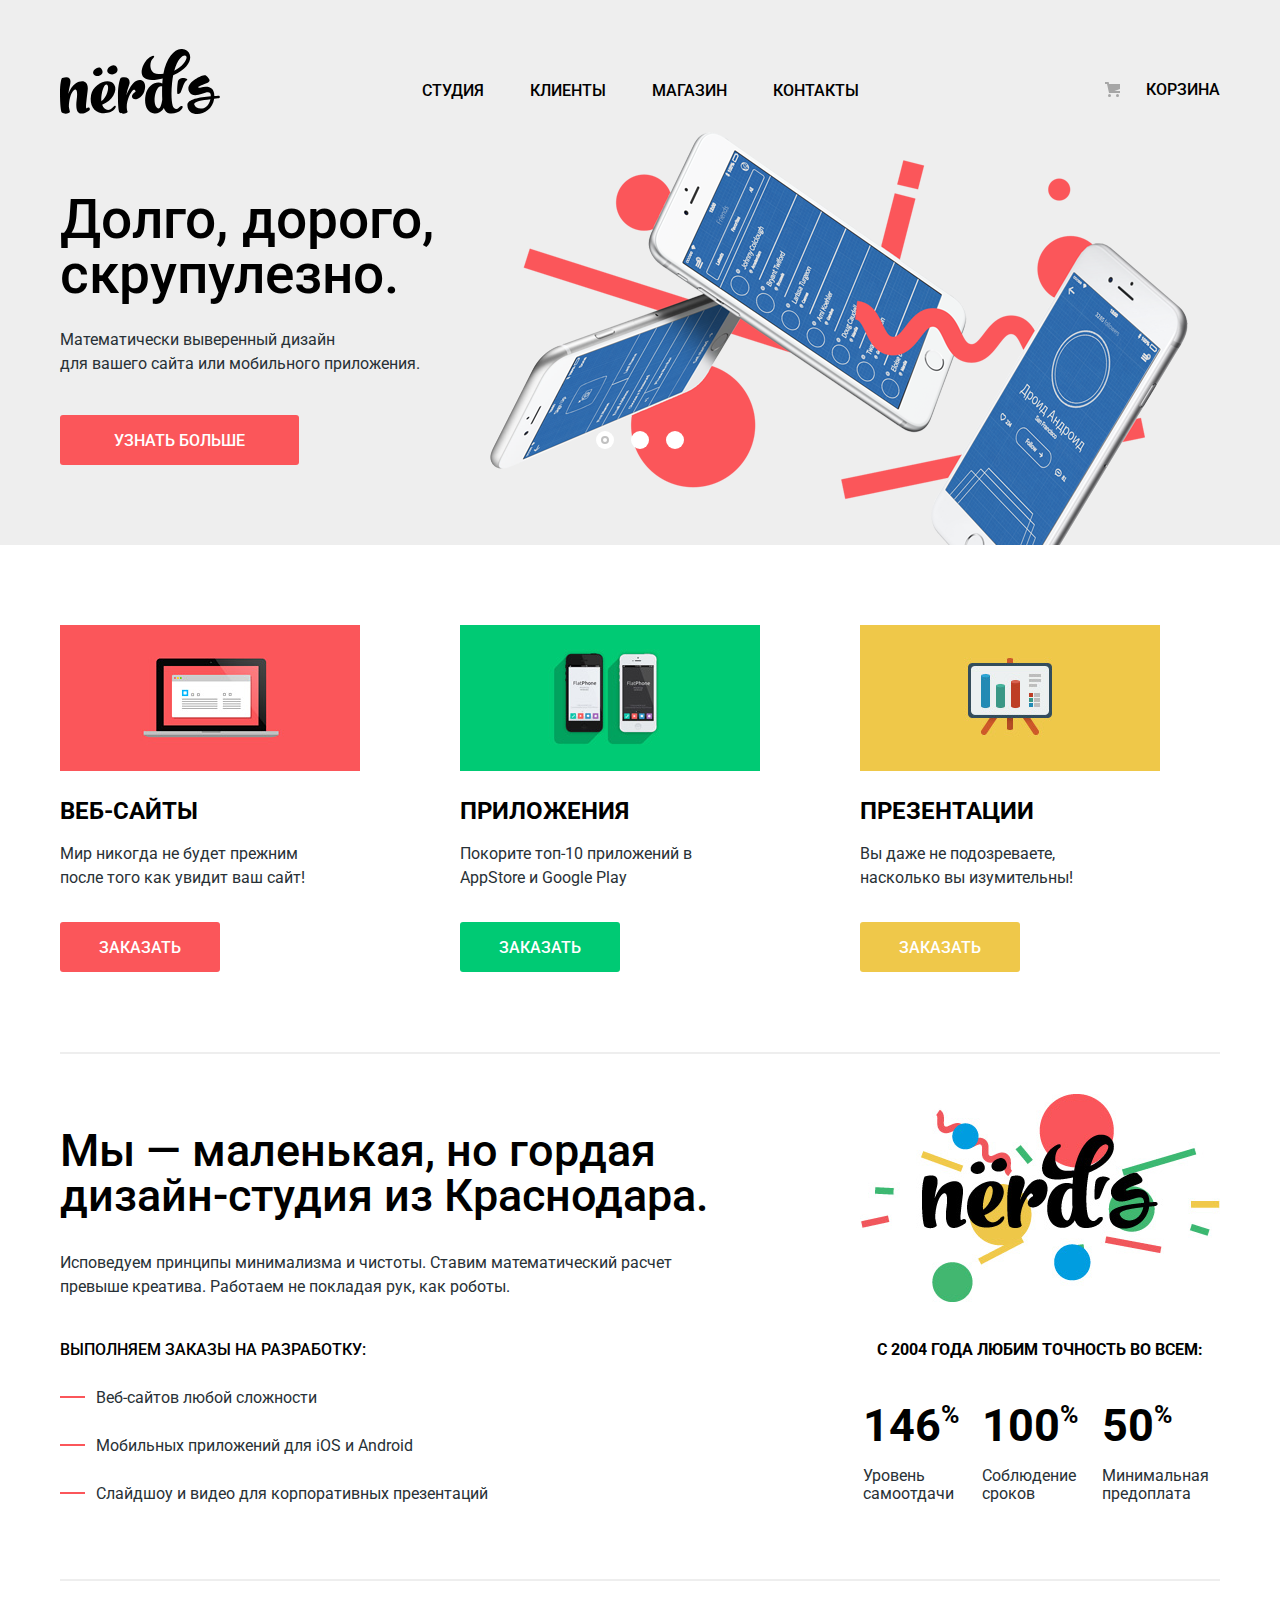
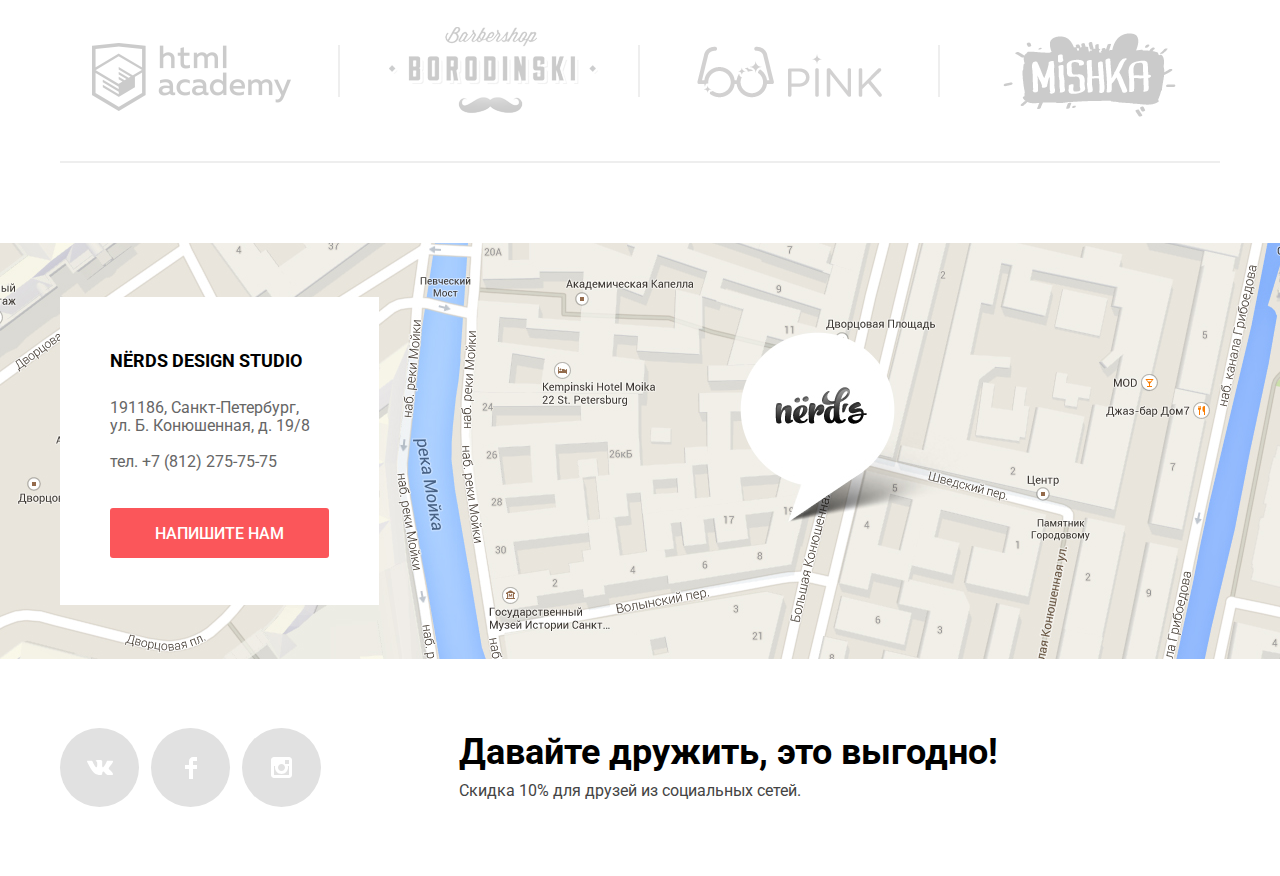
<file: index.html>
<!DOCTYPE html>
<html lang="ru">

<head>
    <meta charset="utf-8">
    <title>HTML Academy: Нёрдс</title>
    <link href="https://fonts.googleapis.com/css?family=Roboto:400,500,700&amp;subset=cyrillic" rel="stylesheet">
    <link rel="stylesheet" href="css/style.min.css">
</head>

<body>
    <header class="main-header">
        <nav class="main-navigation container">
            <a class="main-logo" href="index.html"><img src="img/logo.svg" alt="Логотип интернет-магазина «Нёрдс»"
                    width="160" height="65"></a>
            <ul class="main-navigation__list">
                <li class="main-navigation__item"><a class="main-navigation__link" href="studio.html">Студия</a></li>
                <li class="main-navigation__item"><a class="main-navigation__link" href="clientele.html">Клиенты</a>
                </li>
                <li class="main-navigation__item"><a class="main-navigation__link" href="inner.html">Магазин</a></li>
                <li class="main-navigation__item"><a class="main-navigation__link" href="contacts.html">Контакты</a>
                </li>
            </ul>
            <div class="main-navigation__cart">
                <a class="shop-basket" href="shop-basket.html">Корзина</a>
            </div>
        </nav>
        <section class="slider">
            <ul class="slider__main-list">
                <li class="slider__main-item slider__main-item_active">
                    <p class="slider__title title">Долго, дорого,<br>скрупулезно.</p>
                    <p class="slider__text slider__text_first">Математически выверенный дизайн<br>для вашего сайта или
                        мобильного
                        приложения.</p>
                    <a class="slider__button button" href="learn-more.html">Узнать больше</a>
                </li>
                <li class="slider__main-item">
                    <p class="slider__title title">Любим математику как никто другой</p>
                    <p class="slider__text slider__text_second">Никакого креатива, только математические формулы для
                        расчета
                        идеальных пропорций.</p>
                    <a class="slider__button button" href="learn-more.html">Узнать больше</a>
                </li>
                <li class="slider__main-item">
                    <p class="slider__title title">Только ночь,<br>только хардкор</p>
                    <p class="slider__text slider__text_third">Работать днем, как все? Мы против этого. Ближе к полуночи
                        работа
                        только начинается.</p>
                    <a class="slider__button button" href="learn-more.html">Узнать больше</a>
                </li>
            </ul>
            <ul class="slider__switch-list">
                <li class="slider__switch-item"><button class="slider__switch-button slider__switch-button_active"><span
                            class="visually-hidden">Первый слайд</span></button></li>
                <li class="slider__switch-item"><button class="slider__switch-button"><span
                            class="visually-hidden">Второй
                            слайд</span></button></li>
                <li class="slider__switch-item"><button class="slider__switch-button"><span
                            class="visually-hidden">Третий
                            слайд</span></button></li>
            </ul>
        </section>
    </header>
    <main class="main-main container">
        <h1 class="visually-hidden">Интернет-магазин «Нёрдс»</h1>

        <section class="services">
            <h2 class="visually-hidden">Услуги</h2>
            <ul class="services__list">
                <li class="services__item services__item_theme_sites">
                    <h3 class="services__title">Веб-сайты</h3>
                    <p class="services__text">Мир никогда не будет прежним после&nbsp;того как увидит ваш сайт!</p>
                    <a class="services__button button" href="order.html">Заказать</a>
                </li>
                <li class="services__item services__item_theme_apps">
                    <h3 class="services__title">Приложения</h3>
                    <p class="services__text">Покорите топ-10 приложений в AppStore и Google Play</p>
                    <a class="services__button button services__button_color_green" href="order.html">Заказать</a>
                </li>
                <li class="services__item services__item_theme_shows">
                    <h3 class="services__title">Презентации</h3>
                    <p class="services__text">Вы даже не подозреваете, насколько&nbsp;вы изумительны!</p>
                    <a class="services__button button services__button_color_yellow" href="order.html">Заказать</a>
                </li>
            </ul>
        </section>
        <div class="sections-row">
            <section class="about-us">
                <p class="about-us__slogan">Мы — маленькая, но гордая дизайн-студия из Краснодара.</p>
                <p class="about-us__mission">Исповедуем принципы минимализма и чистоты. Ставим математический расчет
                    превыше креатива. Работаем не покладая рук, как роботы.</p>
                <!-- Мне кажется, для нижнего <p> и списка нужен свой общий блок -->
                <p class="about-us__services-desc">Выполняем заказы на разработку:</p>
                <ul class="about-us__services-list">
                    <li class="about-us__services-item">Веб-сайтов любой сложности</li>
                    <li class="about-us__services-item">Мобильных приложений для iOS и Android</li>
                    <li class="about-us__services-item">Слайдшоу и видео для корпоративных презентаций</li>
                </ul>
            </section>
            <section class="statistic">
                <img class="logo-two" src="img/logo-color.jpg" width="360" height="208"
                    alt="Цветной логотип интернет-магазина «Нёрдс»">
                <table class="statistic__table">
                    <caption class="statistic__table-title">С 2004 года любим точность во всем:</caption>
                    <tr class="statistic__row">
                        <td class="statistic__cell">146<span class="statistic__percent">%</span></td>
                        <td class="statistic__cell">100<span class="statistic__percent">%</span></td>
                        <td class="statistic__cell">50<span class="statistic__percent">%</span></td>
                    </tr>
                    <tr class="statistic__table-row">
                        <th class="statistic__cell-head">Уровень самоотдачи</th>
                        <th class="statistic__cell-head">Соблюдение сроков</th>
                        <th class="statistic__cell-head">Минимальная предоплата</th>
                    </tr>
                </table>
            </section>
        </div>
        <section class="partners">
            <ul class="partners__list">
                <li class="partners__item"><a href="https://htmlacademy.ru/intensive/htmlcss"
                        class="partners__link"><img class="partners__logo" src="img/htmlacademy-logo.png"
                            alt="Логотип сайта Html-Academy" width="260" height="180"></a></li>
                <li class="partners__item"><a href="https://borodinski.ru" class="partners__link"><img
                            class="partners__logo" src="img/borodinski-logo.png"
                            alt="Логотип сайта барбершопа Бородинский" width="260" height="180"></a>
                </li>
                <li class="partners__item"><a href="https://pink-up.ru" class="partners__link"><img
                            class="partners__logo" src="img/pinkup-logo.png" alt="Логотип Pink UP" width="260"
                            height="180"></a></li>
                <li class="partners__item"><a href="https://mishka.ru" class="partners__link"><img
                            class="partners__logo" src="img/mishka-logo.png" alt="Логотип сайта MISHKA" width="260"
                            height="180"></a></li>
            </ul>
        </section>
    </main>
    <footer class="main-footer">
        <section class="map">
            <img class="location-img" src="img/map.jpg"
                alt="Адрес компании: Санкт-Петербург, ул. Б. Конюшенная, д. 19/8" width="1440" height="416">
            <iframe aria-label="Адрес компании: Санкт-Петербург, ул. Б. Конюшенная, д. 19/8" class="location"
                src="https://www.google.com/maps/embed?pb=!1m18!1m12!1m3!1d1998.6037872533261!2d30.320858715892275!3d59.93871648187617!2m3!1f0!2f0!3f0!3m2!1i1024!2i768!4f13.1!3m3!1m2!1s0x4696310fca145cc1%3A0x42b32648d8238007!2z0JHQvtC70YzRiNCw0Y8g0JrQvtC90Y7RiNC10L3QvdCw0Y8g0YPQuy4sIDE5LzgsINCh0LDQvdC60YIt0J_QtdGC0LXRgNCx0YPRgNCzLCAxOTExODY!5e0!3m2!1sru!2sru!4v1552822293714"
                allowfullscreen>
            </iframe>
            <address class="write-us">
                <p class="write-us__title">NЁRDS DESIGN STUDIO</p>
                <p class="write-us__contacts">
                    191186, Санкт-Петербург,
                    ул.&nbsp;Б.&nbsp;Конюшенная, д. 19/8
                </p>
                <p class="write-us__phone">
                    <a class="write-us__phone-link" href="tel:+78122757575">тел. +7 (812) 275-75-75</a>
                </p>
                <a class="write-us__link button" href="feedback.html">Напишите нам</a>
            </address>
        </section>
        <div class="main-footer__info container">
            <ul class="social-list">
                <li class="social-list__item"><a href="https://vk.com/nerds" class="social-list__link">
                        <svg version="1.1" id="Layer_1" xmlns="http://www.w3.org/2000/svg"
                            xmlns:xlink="http://www.w3.org/1999/xlink" x="0px" y="0px" width="26px" height="15px"
                            viewBox="0 0 26 15" enable-background="new 0 0 26 15" xml:space="preserve" fill="#FFFFFF">
                            <path d="M16.138,11.51c0.956-0.309,2.18,2.04,3.483,2.939c0.978,0.681,1.727,0.534,1.727,0.534l3.473-0.05
                        c0,0,1.815-0.112,0.957-1.554c-0.071-0.12-0.503-1.069-2.585-3.022c-2.177-2.043-1.882-1.712,0.739-5.244
                        c1.597-2.153,2.236-3.468,2.036-4.028c-0.192-0.539-1.365-0.399-1.365-0.399L20.69,0.713c-0.381,0.001-0.704,0.119-0.851,0.515
                        c-0.003,0.004-0.621,1.666-1.445,3.079c-1.741,2.989-2.436,3.148-2.724,2.961c-0.661-0.433-0.494-1.737-0.494-2.664
                        c0-2.897,0.432-4.105-0.846-4.417c-0.427-0.104-0.739-0.172-1.828-0.182c-1.392-0.021-2.574,0-3.244,0.329
                        c-0.445,0.223-0.786,0.712-0.579,0.74c0.26,0.035,0.843,0.16,1.155,0.586c0.401,0.552,0.389,1.789,0.389,1.789
                        s0.229,3.411-0.54,3.834c-0.528,0.29-1.25-0.302-2.803-3.016C6.087,2.879,5.488,1.345,5.488,1.345S5.372,1.06,5.162,0.904
                        C4.912,0.719,4.562,0.66,4.562,0.66L0.848,0.684c0,0-0.558,0.016-0.763,0.262C-0.097,1.164,0.07,1.614,0.07,1.614
                        s2.909,6.881,6.203,10.347c3.02,3.182,6.452,2.971,6.452,2.971h1.555c0,0,0.469-0.054,0.709-0.312
                        c0.224-0.24,0.214-0.691,0.214-0.691S15.172,11.82,16.138,11.51z" />
                        </svg>
                        <span class="visually-hidden">Вконтакте</span></a>
                </li>
                <li class="social-list__item"><a href="https://facebook.com/nerds" class="social-list__link">
                        <svg version="1.1" id="Layer_2" xmlns="http://www.w3.org/2000/svg"
                            xmlns:xlink="http://www.w3.org/1999/xlink" x="0px" y="0px" width="12px" height="22px"
                            viewBox="0 0 12 22" enable-background="new 0 0 12 22" xml:space="preserve" fill="#FFFFFF">
                            <path d="M12,4V0H8C5.791,0,4,1.791,4,4v4H0v4h4v10h4V12h4V8H8V4H12z" />
                        </svg>
                        <span class="visually-hidden">Фэйсбук</span></a>
                </li>
                <li class="social-list__item"><a href="https://instagram.com/nerds" class="social-list__link">
                        <svg enable-background="new 0 0 21 21" height="21" viewBox="0 0 21 21" width="21"
                            xmlns="http://www.w3.org/2000/svg" fill="#ffffff">
                            <path
                                d="m18 0h-15c-1.65 0-3 1.35-3 3v15c0 1.65 1.35 3 3 3h15c1.65 0 3-1.35 3-3v-15c0-1.65-1.35-3-3-3zm-7.5 7c1.93 0 3.5 1.57 3.5 3.5s-1.57 3.5-3.5 3.5-3.5-1.57-3.5-3.5 1.57-3.5 3.5-3.5zm7.5 11h-15v-9h1.181c-.114.482-.181.983-.181 1.5 0 3.59 2.91 6.5 6.5 6.5s6.5-2.91 6.5-6.5c0-.517-.066-1.018-.181-1.5h1.181zm0-11h-4v-4h4z" />
                        </svg>
                        <span class="visually-hidden">Инстаграм</span></a></li>
            </ul>
            <p class="main-footer__sale">
                <strong class="main-footer__sale-title">Давайте дружить, это выгодно!</strong>
                <span class="main-footer__sale-text">Скидка 10% для друзей из социальных сетей.</span>
            </p>
        </div>
    </footer>
    <section class="modal-feedback">
        <h2 class="modal-feedback__title">Напишите нам</h2>
        <button class="modal-feedback__close">
            <span class="visually-hidden">Закрыть</span>
        </button>
        <form class="modal-feedback__form" action="https://echo.htmlacademy.ru" method="post">
            <div class="modal-feedback__user">
                <p class="modal-feedback__user-name">
                    <label class="modal-feedback__label" for="user-name">Ваше имя:</label>
                    <input class="modal-feedback__name-input input" id="user-name" type="text" name="name"
                        placeholder="Имя Фамилия">
                </p>
                <p class="modal-feedback__user-email">
                    <label class="modal-feedback__label" for="user-email">Ваш e-mail:</label>
                    <input class="modal-feedback__name-input input" id="user-email" type="text" name="email"
                        placeholder="email@example.com">
                </p>
            </div>
            <p class="modal-feedback__text">
                <label class="modal-feedback__label" for="user-text">Текст письма:</label>
                <textarea class="modal-feedback__textarea textarea" id="user-text" name="text"
                    placeholder="В свободной форме"></textarea>
            </p>
            <button class="modal-feedback__button button" type="submit">Отправить</button>
        </form>
    </section>
    <script src="js/script.min.js"></script>
</body>

</html>
</file>
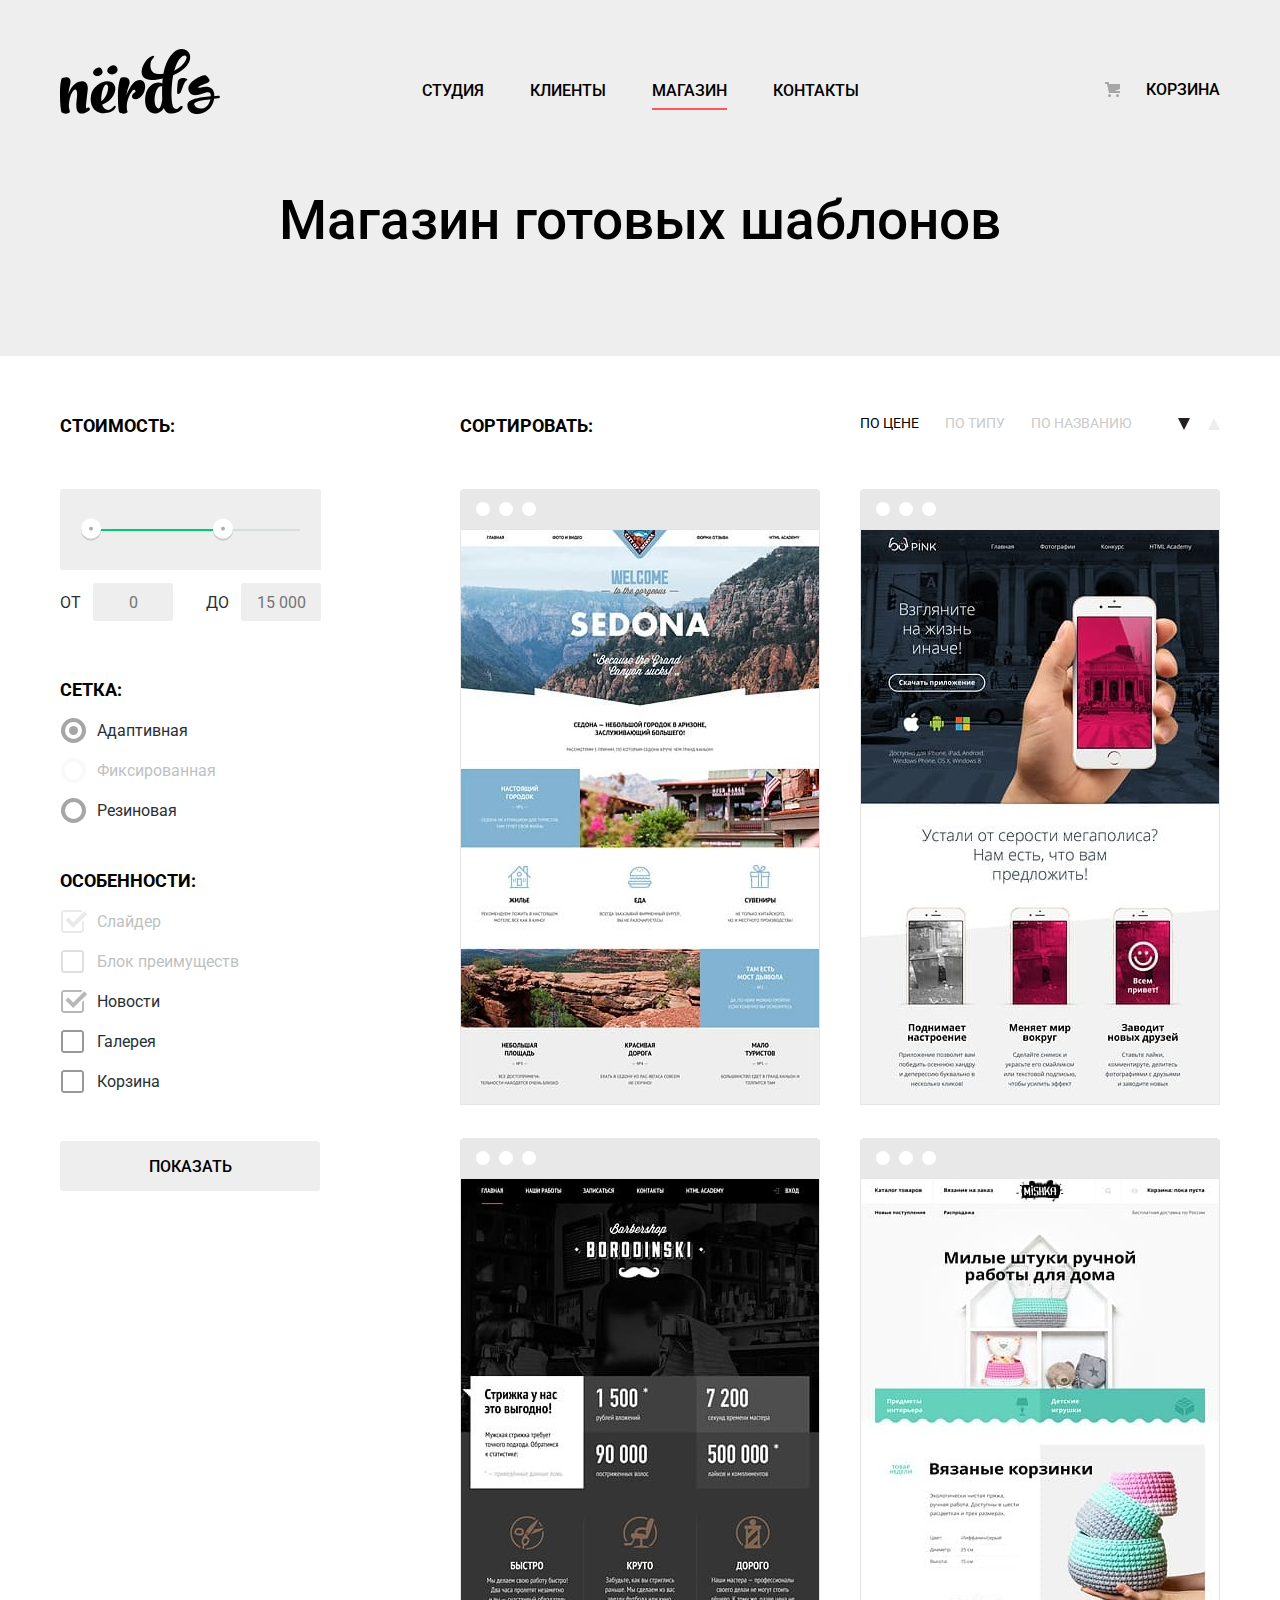
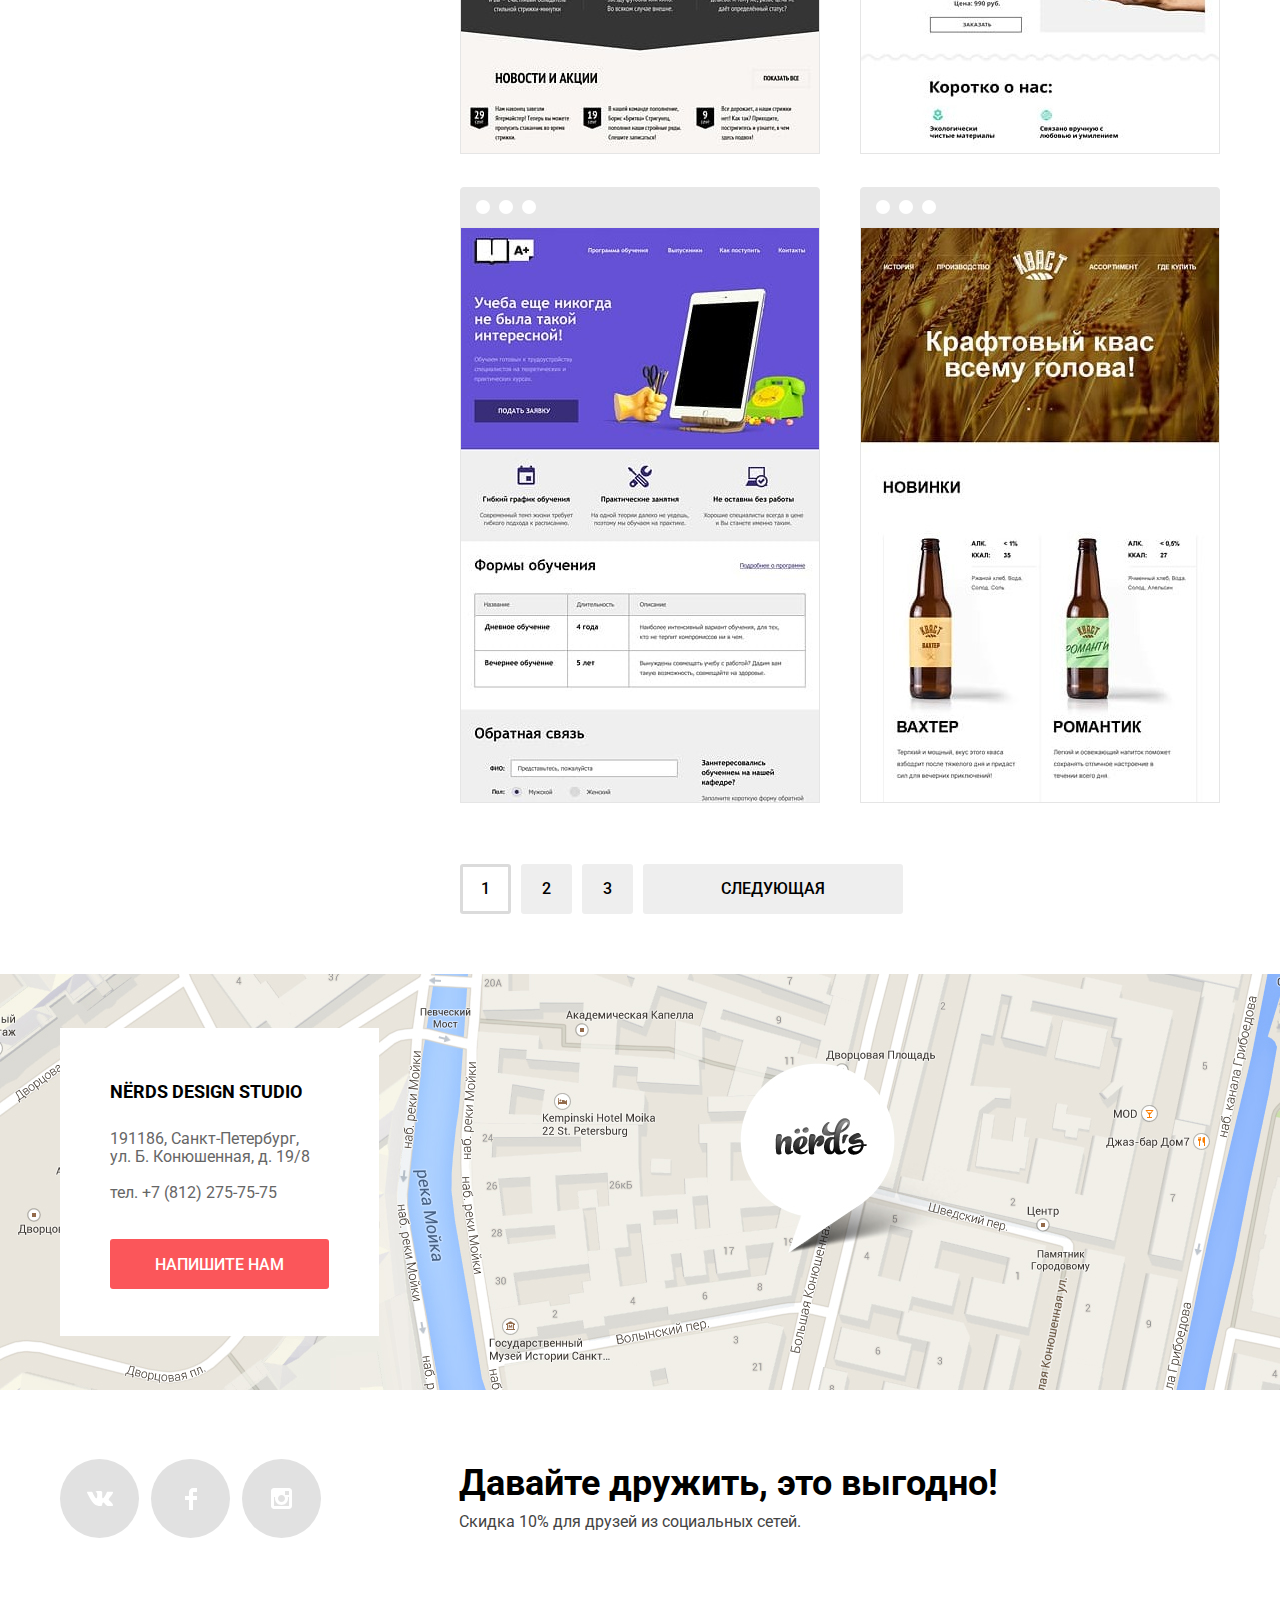
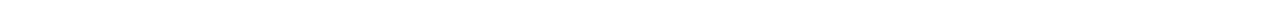
<file: inner.html>
<!DOCTYPE html>
<html lang="ru">

<head>
    <meta charset="UTF-8">
    <title>HTML Academy: Нёрдс</title>
    <link href="https://fonts.googleapis.com/css?family=Roboto:400,500,700&amp;subset=cyrillic" rel="stylesheet">
    <link rel="stylesheet" href="css/style.min.css">
</head>

<body>
    <header class="main-header">
        <nav class="main-navigation container">
            <a class="main-logo" href="index.html"><img src="img/logo.svg" alt="Логотип интернет-магазина «Нёрдс»"
                    width="160" height="65"></a>
            <ul class="main-navigation__list">
                <li class="main-navigation__item"><a class="main-navigation__link" href="studio.html">Студия</a></li>
                <li class="main-navigation__item"><a class="main-navigation__link" href="clientele.html">Клиенты</a>
                </li>
                <li class="main-navigation__item main-navigation__item_active"><a
                        class="main-navigation__link">Магазин</a></li>
                <li class="main-navigation__item"><a class="main-navigation__link" href="contacts.html">Контакты</a>
                </li>
            </ul>
            <div class="main-navigation__cart">
                <a class="shop-basket" href="shop-basket.html">Корзина</a>
            </div>
        </nav>
        <h1 class="page-title title">Магазин готовых шаблонов</h1>
    </header>
    <main class="container main-shop">
        <section class="catalog">
            <div class="catalog__wrap-right">
                <header class="sort">
                    <h2 class="visually-hidden">Каталог шаблонов и фильтр</h2>
                    <p class="sort__title">Сортировать:</p>
                    <ul class="sort__list">
                        <li class="sort__item"><a class="sort__link sort__link_active" href="sort-prise.html">По
                                цене</a></li>
                        <li class="sort__item"><a class="sort__link" href="sort-type.html">По типу</a></li>
                        <li class="sort__item"><a class="sort__link" href="sort-title.html">По названию</a></li>
                    </ul>
                    <ul class="sort__order">
                        <li class="sort__order-item">
                            <a class="sort__link sort__link_asc sort__link_asc-active" href="sort-asc.html"><span
                                    class="visually-hidden">По
                                    возрастанию</span></a>
                        </li>
                        <li class="sort__order-item">
                            <a class="sort__link sort__link_desc" href="sort-desc.html"><span class="visually-hidden">По
                                    убыванию</span></a>
                        </li>
                    </ul>
                </header>
                <ul class="catalog-list">
                    <li class="catalog-item">
                        <article class="product">
                            <img class="product__img" src="img/sedona.jpg" width="358" height="574"
                                alt="Макет информационного сайта для туристов «SEDONA»">
                            <div class="product__desc">
                                <h3 class="product__desc-name">
                                    <a class="product__link" href="sedona.html">SEDONA</a>
                                </h3>
                                <p class="product__desc-text">Информационный сайт для туристов</p>
                                <p class="product__desc-button"><button class="button">9 900 Руб.</button></p>
                            </div>
                        </article>
                    </li>
                    <li class="catalog-item">
                        <article class="product">
                            <img class="product__img" src="img/pink-up.jpg" width="358" height="574"
                                alt="Макет продуктового лендинга приложений для iOS и Android «PINK UP»">
                            <div class="product__desc">
                                <h3 class="product__desc-name">
                                    <a class="product__link" href="pink-up.html">PINK UP</a>
                                </h3>
                                <p class="product__desc-text">Продуктовый лендинг приложения для iOS и Android</p>
                                <p class="product__desc-button"><button class="button">9 900 Руб.</button></p>
                            </div>
                        </article>
                    </li>
                    <li class="catalog-item">
                        <article class="product">
                            <img class="product__img" src="img/barbershop.jpg" width="358" height="574"
                                alt="Сайт салона красоты для мужчин «BARBERSHOP»">
                            <div class="product__desc">
                                <h3 class="product__desc-name">
                                    <a class="product__link" href="barbershop.html">BARBERSHOP</a>
                                </h3>
                                <p class="product__desc-text">Сайт салона красоты. Для мужчин, да.</p>
                                <p class="product__desc-button"><button class="button">9 900 Руб.</button></p>
                            </div>
                        </article>
                    </li>
                    <li class="catalog-item">
                        <article class="product">
                            <img class="product__img" src="img/mishka.jpg" width="358" height="574"
                                alt="Интернет-магазин вязаных игрушек «MISHKA»">
                            <div class="product__desc">
                                <h3 class="product__desc-name">
                                    <a class="product__link" href="mishka.html">MISHKA</a>
                                </h3>
                                <p class="product__desc-text">Интернет-магазин вязаных игрушек</p>
                                <p class="product__desc-button"><button class="button">9 900 Руб.</button></p>
                            </div>
                        </article>
                    </li>
                    <li class="catalog-item">
                        <article class="product">
                            <img class="product__img" src="img/a-plus.jpg" width="358" height="574"
                                alt="Лендинг курсов повышения квалификации «A PLUS»">
                            <div class="product__desc">
                                <h3 class="product__desc-name">
                                    <a class="product__link" href="a-plus.html">A PLUS</a>
                                </h3>
                                <p class="product__desc-text">Лендинг курсов повышения квалификации</p>
                                <p class="product__desc-button"><button class="button">9 900 Руб.</button></p>
                            </div>
                        </article>
                    </li>
                    <li class="catalog-item">
                        <article class="product">
                            <img class="product__img" src="img/kvast.jpg" width="358" height="574"
                                alt="Промо-сайт производителя крафтового кваса «КВАСТ»">
                            <div class="product__desc">
                                <h3 class="product__desc-name">
                                    <a class="product__link" href="kvast.html">КВАСТ</a>
                                </h3>
                                <p class="product__desc-text">Промо-сайт производителя крафтового кваса</p>
                                <p class="product__desc-button"><button class="button">9 900 Руб.</button></p>
                            </div>
                        </article>
                    </li>
                </ul>
                <ul class="pagination-list">
                    <li class="pagination-list__item pagination-list__number"><a
                            class="pagination-list__link button button_gray button_gray-active">1</a></li>
                    <li class="pagination-list__item pagination-list__number"><a
                            class="pagination-list__link button button_gray" href="#">2</a>
                    </li>
                    <li class="pagination-list__item pagination-list__number"><a
                            class="pagination-list__link button button_gray" href="#">3</a>
                    </li>
                    <li class="pagination-list__item"><a
                            class="pagination-list__link pagination-list__link-next button button_gray"
                            href="#">Следующая</a></li>
                </ul>
            </div>
            <aside class="filter">
                <form class="filter__form" method="get" action="https://echo.htmlacademy.ru">
                    <fieldset class="filter__price fieldset">
                        <legend class="filter__price-title filter__title">Стоимость:</legend>
                        <div class="filter__price-block">
                            <div class="filter__price-range">
                                <div class="filter__price-selected">
                                    <button class="filter__price-level filter__price-lever-one" type="button"></button>
                                    <button class="filter__price-level filter__price-lever-two" type="button"></button>
                                </div>
                            </div>
                        </div>
                        <div class="filter__price-span">
                            <p class="filter__price-start">
                                <label class="filter__price-label" for="start">От</label>
                                <input class="filter__price-text" type="text" id="start" placeholder="0"
                                    name="price-start">
                            </p>
                            <p class="filter__price-finish">
                                <label class="filter__price-label" for="finish">До</label>
                                <input class="filter__price-text" type="text" id="finish" placeholder="15 000"
                                    name="price-finish">
                            </p>
                        </div>
                    </fieldset>
                    <fieldset class="filter__grid fieldset">
                        <legend class="filter__grid-title filter__title">Сетка:</legend>
                        <ul class="filter__grid-list filter__list">
                            <li class="filter__grid-item filter__item">
                                <input class="visually-hidden filter__grid-radio filter__input" type="radio"
                                    name="grid-type" value="adaptive" id="adaptive" checked>
                                <label class="filter__grid-label filter__label" for="adaptive">Адаптивная</label>
                            </li>
                            <li class="filter__grid-item filter__item">
                                <input class="visually-hidden filter__grid-radio filter__input" type="radio"
                                    name="grid-type" value="fixed" id="fixed" disabled>
                                <label class="filter__grid-label filter__label" for="fixed">Фиксированная</label>
                            </li>
                            <li class="filter__grid-item filter__item">
                                <input class="visually-hidden filter__grid-radio filter__input" type="radio"
                                    name="grid-type" value="rubber" id="rubber">
                                <label class="filter__grid-label filter__label" for="rubber">Резиновая</label>
                            </li>
                        </ul>
                    </fieldset>
                    <fieldset class="filter__feature fieldset">
                        <legend class="filter__feature-title filter__title">Особенности:</legend>
                        <ul class="filter__feature-list filter__list">
                            <li class="filter__feature-item filter__item">
                                <input class="visually-hidden filter__feature-checkbox filter__input" type="checkbox"
                                    name="slider" id="slider" checked disabled>
                                <label class="filter__feature-label filter__label" for="slider">Слайдер</label>
                            </li>
                            <li class="filter__feature-item filter__item">
                                <input class="visually-hidden filter__feature-checkbox filter__input" type="checkbox"
                                    name="advantages" id="advantages" disabled>
                                <label class="filter__feature-label filter__label" for="advantages">Блок
                                    преимуществ</label>
                            </li>
                            <li class="filter__feature-item filter__item">
                                <input class="visually-hidden filter__feature-checkbox filter__input" type="checkbox"
                                    name="news" id="news" checked>
                                <label class="filter__feature-label filter__label" for="news">Новости</label>
                            </li>
                            <li class="filter__feature-item filter__item">
                                <input class="visually-hidden filter__feature-checkbox filter__input" type="checkbox"
                                    name="gallery" id="gallery">
                                <label class="filter__feature-label filter__label" for="gallery">Галерея</label>
                            </li>
                            <li class="filter__feature-item filter__item">
                                <input class="visually-hidden filter__feature-checkbox filter__input" type="checkbox"
                                    name="basket" id="basket">
                                <label class="filter__feature-label filter__label" for="basket">Корзина</label>
                            </li>
                        </ul>
                    </fieldset>
                    <button class="filter__button button">Показать</button>
                </form>
            </aside>
        </section>
    </main>
    <footer class="main-footer">
        <section class="map">
            <img class="location-img" src="img/map.jpg" alt="Адрес компании: Санкт-Петербург, ул. Б. Конюшенная, д. 19/8" width="1440" height="416">
            <iframe aria-label="Адрес компании: Санкт-Петербург, ул. Б. Конюшенная, д. 19/8" class="location"
                src="https://www.google.com/maps/embed?pb=!1m18!1m12!1m3!1d1998.6037872533261!2d30.320858715892275!3d59.93871648187617!2m3!1f0!2f0!3f0!3m2!1i1024!2i768!4f13.1!3m3!1m2!1s0x4696310fca145cc1%3A0x42b32648d8238007!2z0JHQvtC70YzRiNCw0Y8g0JrQvtC90Y7RiNC10L3QvdCw0Y8g0YPQuy4sIDE5LzgsINCh0LDQvdC60YIt0J_QtdGC0LXRgNCx0YPRgNCzLCAxOTExODY!5e0!3m2!1sru!2sru!4v1552822293714"
                allowfullscreen>
            </iframe>
            <address class="write-us">
                <p class="write-us__title">NЁRDS DESIGN STUDIO</p>
                <p class="write-us__contacts">
                    191186, Санкт-Петербург,
                    ул.&nbsp;Б.&nbsp;Конюшенная, д. 19/8
                </p>
                <p class="write-us__phone">
                    <a class="write-us__phone-link" href="tel:+78122757575">тел. +7 (812) 275-75-75</a>
                </p>
                <a class="write-us__link button" href="feedback.html">Напишите нам</a>
            </address>
        </section>
        <div class="main-footer__info container">
            <ul class="social-list">
                <li class="social-list__item"><a href="https://vk.com/nerds" class="social-list__link">
                        <svg version="1.1" id="Layer_1" xmlns="http://www.w3.org/2000/svg"
                            xmlns:xlink="http://www.w3.org/1999/xlink" x="0px" y="0px" width="26px" height="15px"
                            viewBox="0 0 26 15" enable-background="new 0 0 26 15" xml:space="preserve" fill="#FFFFFF">
                            <path d="M16.138,11.51c0.956-0.309,2.18,2.04,3.483,2.939c0.978,0.681,1.727,0.534,1.727,0.534l3.473-0.05
                            c0,0,1.815-0.112,0.957-1.554c-0.071-0.12-0.503-1.069-2.585-3.022c-2.177-2.043-1.882-1.712,0.739-5.244
                            c1.597-2.153,2.236-3.468,2.036-4.028c-0.192-0.539-1.365-0.399-1.365-0.399L20.69,0.713c-0.381,0.001-0.704,0.119-0.851,0.515
                            c-0.003,0.004-0.621,1.666-1.445,3.079c-1.741,2.989-2.436,3.148-2.724,2.961c-0.661-0.433-0.494-1.737-0.494-2.664
                            c0-2.897,0.432-4.105-0.846-4.417c-0.427-0.104-0.739-0.172-1.828-0.182c-1.392-0.021-2.574,0-3.244,0.329
                            c-0.445,0.223-0.786,0.712-0.579,0.74c0.26,0.035,0.843,0.16,1.155,0.586c0.401,0.552,0.389,1.789,0.389,1.789
                            s0.229,3.411-0.54,3.834c-0.528,0.29-1.25-0.302-2.803-3.016C6.087,2.879,5.488,1.345,5.488,1.345S5.372,1.06,5.162,0.904
                            C4.912,0.719,4.562,0.66,4.562,0.66L0.848,0.684c0,0-0.558,0.016-0.763,0.262C-0.097,1.164,0.07,1.614,0.07,1.614
                            s2.909,6.881,6.203,10.347c3.02,3.182,6.452,2.971,6.452,2.971h1.555c0,0,0.469-0.054,0.709-0.312
                            c0.224-0.24,0.214-0.691,0.214-0.691S15.172,11.82,16.138,11.51z" />
                        </svg>
                        <span class="visually-hidden">Вконтакте</span></a>
                </li>
                <li class="social-list__item"><a href="https://facebook.com/nerds" class="social-list__link">
                        <svg version="1.1" id="Layer_2" xmlns="http://www.w3.org/2000/svg"
                            xmlns:xlink="http://www.w3.org/1999/xlink" x="0px" y="0px" width="12px" height="22px"
                            viewBox="0 0 12 22" enable-background="new 0 0 12 22" xml:space="preserve" fill="#FFFFFF">
                            <path d="M12,4V0H8C5.791,0,4,1.791,4,4v4H0v4h4v10h4V12h4V8H8V4H12z" />
                        </svg>
                        <span class="visually-hidden">Фэйсбук</span></a>
                </li>
                <li class="social-list__item"><a href="https://instagram.com/nerds" class="social-list__link">
                        <svg enable-background="new 0 0 21 21" height="21" viewBox="0 0 21 21" width="21"
                            xmlns="http://www.w3.org/2000/svg" fill="#ffffff">
                            <path
                                d="m18 0h-15c-1.65 0-3 1.35-3 3v15c0 1.65 1.35 3 3 3h15c1.65 0 3-1.35 3-3v-15c0-1.65-1.35-3-3-3zm-7.5 7c1.93 0 3.5 1.57 3.5 3.5s-1.57 3.5-3.5 3.5-3.5-1.57-3.5-3.5 1.57-3.5 3.5-3.5zm7.5 11h-15v-9h1.181c-.114.482-.181.983-.181 1.5 0 3.59 2.91 6.5 6.5 6.5s6.5-2.91 6.5-6.5c0-.517-.066-1.018-.181-1.5h1.181zm0-11h-4v-4h4z" />
                        </svg>
                        <span class="visually-hidden">Инстаграм</span></a></li>
            </ul>
            <p class="main-footer__sale">
                <strong class="main-footer__sale-title">Давайте дружить, это выгодно!</strong>
                <span class="main-footer__sale-text">Скидка 10% для друзей из социальных сетей.</span>
            </p>
        </div>
    </footer>
    <section class="modal-feedback">
        <h2 class="modal-feedback__title">Напишите нам</h2>
        <button class="modal-feedback__close">
            <span class="visually-hidden">Закрыть</span>
        </button>
        <form class="modal-feedback__form" action="https://echo.htmlacademy.ru" method="post">
            <div class="modal-feedback__user">
                <p class="modal-feedback__user-name">
                    <label class="modal-feedback__label" for="user-name">Ваше имя:</label>
                    <input class="modal-feedback__name-input input" id="user-name" type="text" name="name"
                        placeholder="Имя Фамилия">
                </p>
                <p class="modal-feedback__user-email">
                    <label class="modal-feedback__label" for="user-email">Ваш e-mail:</label>
                    <input class="modal-feedback__name-input input" id="user-email" type="text" name="email"
                        placeholder="email@example.com">
                </p>
            </div>
            <p class="modal-feedback__text">
                <label class="modal-feedback__label" for="user-text">Текст письма:</label>
                <textarea class="modal-feedback__textarea textarea" id="user-text" name="text"
                    placeholder="В свободной форме"></textarea>
            </p>
            <button class="modal-feedback__button button" type="submit">Отправить</button>
        </form>
    </section>
    <script src="js/script.min.js"></script>
</body>

</html>
</file>
<file: css/style.min.css>
html{line-height:1.15;-webkit-text-size-adjust:100%}body{margin:0}main{display:block}h1{font-size:2em;margin:.67em 0}hr{box-sizing:content-box;height:0;overflow:visible}pre{font-family:monospace,monospace;font-size:1em}a{background-color:transparent}abbr[title]{border-bottom:none;text-decoration:underline;text-decoration:underline dotted}b,strong{font-weight:bolder}code,kbd,samp{font-family:monospace,monospace;font-size:1em}small{font-size:80%}sub,sup{font-size:75%;line-height:0;position:relative;vertical-align:baseline}sub{bottom:-.25em}sup{top:-.5em}img{border-style:none}button,input,optgroup,select,textarea{font-family:inherit;font-size:100%;line-height:1.15;margin:0}button,input{overflow:visible}button,select{text-transform:none}button,[type="button"],[type="reset"],[type="submit"]{-webkit-appearance:button}button::-moz-focus-inner,[type="button"]::-moz-focus-inner,[type="reset"]::-moz-focus-inner,[type="submit"]::-moz-focus-inner{border-style:none;padding:0}button:-moz-focusring,[type="button"]:-moz-focusring,[type="reset"]:-moz-focusring,[type="submit"]:-moz-focusring{outline:1px dotted ButtonText}fieldset{padding:.35em .75em .625em}legend{box-sizing:border-box;color:inherit;display:table;max-width:100%;padding:0;white-space:normal}progress{vertical-align:baseline}textarea{overflow:auto}[type="checkbox"],[type="radio"]{box-sizing:border-box;padding:0}[type="number"]::-webkit-inner-spin-button,[type="number"]::-webkit-outer-spin-button{height:auto}[type="search"]{-webkit-appearance:textfield;outline-offset:-2px}[type="search"]::-webkit-search-decoration{-webkit-appearance:none}::-webkit-file-upload-button{-webkit-appearance:button;font:inherit}details{display:block}summary{display:list-item}template{display:none}[hidden]{display:none}body{margin:0;padding:0;font-family:"Roboto",Arial,sans-serif;font-size:16px;line-height:24px;font-weight:400;color:#283136;background-color:#fff;min-width:1200px}.visually-hidden{position:absolute;clip:rect(1px 1px 1px 1px);clip:rect(1px,1px,1px,1px);padding:0;border:0;height:1px;width:1px;overflow:hidden}img{max-width:100%;height:auto}a{text-decoration:none}.container{width:1160px;margin:0 auto;padding:0 20px}.input,.textarea{line-height:18px;outline:none;background-color:transparent;border:2px solid #d7dcde;border-radius:3px}.textarea{resize:none}.input:hover,.textarea:hover{border:2px solid #b4b9bb}.input:focus,.textarea:focus{border:2px solid #000}.input::-webkit-input-placeholder,.textarea::-webkit-input-placeholder{color:#afafaf}.input:-ms-input-placeholder,.textarea:-ms-input-placeholder{color:#afafaf}.input::-ms-input-placeholder,.textarea::-ms-input-placeholder{color:#afafaf}.input::placeholder,.textarea::placeholder{color:#afafaf}.input:focus::-webkit-input-placeholder,.textarea:focus::-webkit-input-placeholder{color:#444}.input:focus:-ms-input-placeholder,.textarea:focus:-ms-input-placeholder{color:#444}.input:focus::-ms-input-placeholder,.textarea:focus::-ms-input-placeholder{color:#444}.input:focus::placeholder,.textarea:focus::placeholder{color:#444}.button{line-height:18px;color:#fff;font-weight:500;text-align:center;text-transform:uppercase;vertical-align:middle;outline:none;background-color:#fb565a;border-radius:3px;border:none;padding:17px 39px 15px;display:inline-block;cursor:pointer;word-break:break-all;vertical-align:middle}.button:hover,.button:focus{background-color:#e74246}.button:not(.button_gray-active):active{color:rgba(255,255,255,0.3);-webkit-box-shadow:inset 0 3px 0 0 rgba(0,1,1,0.1);box-shadow:inset 0 3px 0 0 rgba(0,1,1,0.1);background-color:#d7373b}.main-header{background-color:#eee}.main-navigation{line-height:30px;font-weight:500;color:#000;text-transform:uppercase;display:-webkit-box;display:-ms-flexbox;display:flex;padding-top:49px}.main-logo{width:160px;height:65px;margin-right:202px}.main-logo:hover,.main-logo:focus{opacity:.8}.main-logo:active{opacity:.3}.main-navigation__list{list-style:none;display:-webkit-box;display:-ms-flexbox;display:flex;margin:0;padding:0;width:658px;padding-top:27px;-ms-flex-wrap:wrap;flex-wrap:wrap}.main-navigation__item{padding-right:46px}.main-navigation__item:last-child{padding-right:0}.main-navigation__item_active .main-navigation__link{border-bottom:2px solid #fb565a;padding-bottom:8px}.main-navigation__link,.shop-basket{color:#000;word-break:break-all}.main-navigation__link:hover,.main-navigation__link:focus,.shop-basket:hover,.shop-basket:focus{color:#fb565a}.main-navigation__link:active,.shop-basket:active{color:rgba(0,0,0,0.3)}.main-navigation__item_active .main-navigation__link{color:#000}.main-navigation__cart{padding-top:26px;width:140px;margin-left:auto;text-align:right}.shop-basket{display:inline-block;position:relative;padding-left:41px;vertical-align:top}.shop-basket::before{content:"";background-image:url(../img/cart-icon.svg);width:15px;height:15px;background-repeat:no-repeat;position:absolute;left:0;top:7px}.slider{position:relative}.slider__main-list{list-style:none;width:1160px;margin:0 auto;padding:0 20px}.title{font-size:55px;line-height:55px;font-weight:500;color:#000}.slider__main-item{display:none;background-repeat:no-repeat;background-position:right;padding-top:78px;padding-bottom:80px}.slider__main-item_active{display:block}.slider__main-item:nth-child(1){background-image:url(../img/slide1.png);background-position:396px 0}.slider__main-item:nth-child(2){background-image:url(../img/slide2.png);background-position:399px 0}.slider__main-item:nth-child(3){background-image:url(../img/slide3.png);background-position:401px 0}.slider__title{margin-top:0;margin-bottom:26px;width:540px}.slider__text{margin:0;margin-bottom:39px}.slider__text_first{width:365px}.slider__text_second{width:415px}.slider__text_third{width:350px}.slider__button{padding-left:54px;padding-right:54px}.slider__switch-list{list-style:none;position:absolute;display:-webkit-box;display:-ms-flexbox;display:flex;padding:0;margin:0;bottom:90px;left:50%;-webkit-transform:translateX(-50%);-ms-transform:translateX(-50%);transform:translateX(-50%)}.slider__switch-item{margin-right:17px}.slider__switch-item:last-child{margin-right:0}.slider__switch-button{width:18px;height:18px;background-color:#fff;border:none;border-radius:50%;position:relative;cursor:pointer}.slider__switch-button_active::before{content:"";position:absolute;width:8px;height:8px;border:2px solid #c1c1c1;border-radius:50%;-webkit-box-sizing:border-box;box-sizing:border-box;top:5px;left:5px}.services{padding:80px 0;border-bottom:2px solid #eee}.services__list{list-style:none;display:-webkit-box;display:-ms-flexbox;display:flex;padding:0;margin:0;-ms-flex-wrap:wrap;flex-wrap:wrap}.services__item{width:300px;margin-right:100px;padding-top:171px}.services__item:nth-child(3n){margin-right:0}.services__item:nth-child(n+4){margin-top:40px}.services__item_theme_sites{background-image:url(../img/illustration-1.jpg);background-repeat:no-repeat}.services__item_theme_apps{background-image:url(../img/illustration-2.jpg);background-repeat:no-repeat}.services__item_theme_shows{background-image:url(../img/illustration-3.jpg);background-repeat:no-repeat}.services__title{font-size:24px;line-height:30px;text-transform:uppercase;font-weight:700;color:#000;margin:0;margin-bottom:16px}.services__text{margin:0;margin-bottom:32px}.services__button_color_green{background-color:#00ca74}.services__button_color_green:focus,.services__button_color_green:hover{background-color:#00bc6c}.services__button_color_green:active{color:#74c69a;background-color:#00aa62}.services__button_color_yellow{background-color:#efc84a}.services__button_color_yellow:focus,.services__button_color_yellow:hover{background-color:#eab534}.services__button_color_yellow:active{color:#edc47c;background-color:#e5a722}.sections-row{display:-webkit-box;display:-ms-flexbox;display:flex;-webkit-box-pack:justify;-ms-flex-pack:justify;justify-content:space-between;border-bottom:2px solid #eee;padding-bottom:73px}.about-us{width:660px;padding-top:74px}.about-us__slogan{font-size:45px;line-height:45px;font-weight:500;color:#000;margin:0;margin-bottom:33px}.about-us__mission{margin-top:0;margin-bottom:39px}.about-us__services-desc{text-transform:uppercase;font-weight:500;color:#000;margin-top:0;margin-bottom:24px}.about-us__services-list{list-style:none;margin:0;padding:0}.about-us__services-item{margin-bottom:24px;padding-left:36px;position:relative}.about-us__services-item:last-child{margin-bottom:0}.about-us__services-item::before{content:"";width:25px;height:2px;background-color:#fb565a;position:absolute;left:0;top:10px}.statistic{width:360px;padding-top:40px;display:-webkit-box;display:-ms-flexbox;display:flex;-webkit-box-orient:vertical;-webkit-box-direction:normal;-ms-flex-direction:column;flex-direction:column}.logo-two{width:360px;height:208px;margin-bottom:36px}.statistic__table{table-layout:fixed;width:100%}.statistic__table-title{font-weight:700;text-transform:uppercase;color:#000;margin-bottom:37px}.statistic__row{color:#000}.statistic__cell{font-size:45px;line-height:47px;font-weight:700;padding-bottom:15px}.statistic__percent{font-size:25px;line-height:26px;font-weight:700;vertical-align:top}.statistic__cell-head{line-height:18px;font-weight:400;text-align:left}.partners{border-bottom:2px solid #eee;margin-bottom:80px}.partners__list{list-style:none;display:-webkit-box;display:-ms-flexbox;display:flex;padding:0;margin:0;-ms-flex-wrap:wrap;flex-wrap:wrap}.partners__item{position:relative;margin-right:40px}.partners__item:nth-child(4n){margin-right:0}.partners__item::after{content:"";width:2px;height:52px;background-color:#eee;position:absolute;right:-20px;top:64px}.partners__item:last-child::after,.partners__item:nth-child(4n)::after{display:none}.partners__link{opacity:.2;display:block}.partners__link:hover,.partners__link:focus{opacity:1}.partners__link:active{opacity:.1}.partners__logo{display:block}.map{position:relative}.location{height:416px;width:100%;display:block;border:0;position:absolute;top:0}.location-img{display:block;margin:0 auto;min-width:1200px;height:416px;-o-object-fit:cover;object-fit:cover}.write-us{position:absolute;width:319px;background:#fff;padding:49px 50px 47px;top:54px;left:50%;margin-left:-580px;-webkit-box-sizing:border-box;box-sizing:border-box;font-style:normal}.write-us__title{font-size:18px;line-height:30px;font-weight:700;color:#000;margin:0;margin-bottom:23px}.write-us__contacts{line-height:18px;color:#666;margin:0;margin-bottom:15px}.write-us__phone{margin:0;margin-bottom:34px}.write-us__phone-link{color:#666}.write-us__link{display:block}.social-list{list-style:none}.social-list__link{color:#283136}.main-footer__sale-title{font-size:36px;line-height:36px;color:#000}.main-footer__sale-text{line-height:22px;color:#444}.modal-feedback{-webkit-box-shadow:0 20px 40px 0 rgba(0,1,1,0.75);box-shadow:0 20px 40px 0 rgba(0,1,1,0.75);width:960px;-webkit-box-sizing:border-box;box-sizing:border-box;position:fixed;left:50%;margin-left:-480px;top:50px;background-color:#fff;padding:67px 100px 84px}.modal-feedback__title{font-size:45px;line-height:45px;color:#000;margin:0;margin-bottom:42px}.modal-feedback__close{position:absolute;background-image:url(../img/close-cross.svg);top:78px;right:90px;width:21px;height:21px;background-repeat:no-repeat;border:none;background-color:transparent;cursor:pointer}.modal-feedback__close:hover{background-image:url(../img/close-cross-hover.svg)}.modal-feedback__close:active{background-image:url(../img/close-cross-active.svg)}.modal-feedback__user{display:-webkit-box;display:-ms-flexbox;display:flex;-webkit-box-pack:justify;-ms-flex-pack:justify;justify-content:space-between;margin-bottom:34px}.modal-feedback__user-name{margin:0;margin-right:40px}.modal-feedback__name-input{width:360px;height:50px;-webkit-box-sizing:border-box;box-sizing:border-box;padding:13px}.modal-feedback__user-email{margin:0}.modal-feedback__text{margin:0;margin-bottom:41px}.modal-feedback__textarea{width:760px;height:118px;-webkit-box-sizing:border-box;box-sizing:border-box;padding:13px}.modal-feedback__label{line-height:18px;font-weight:700;color:#000;margin-bottom:8px;display:block}.page-title{text-align:center;padding:0;padding-top:79px;padding-bottom:108px;margin:0;background-color:#eee}.main-shop{margin-top:55px}.sort{display:-webkit-box;display:-ms-flexbox;display:flex;margin-bottom:48px}.sort__list{display:-webkit-box;display:-ms-flexbox;display:flex;margin:0;padding:0;margin-left:auto;-ms-flex-wrap:wrap;flex-wrap:wrap;padding-left:20px}.sort__title,.filter__title{font-size:18px;line-height:30px;text-transform:uppercase;color:#000;font-weight:700;margin:0;padding:0}.sort__item{list-style:none;margin-right:26px}.sort__item:last-child{margin-right:0}.sort__link{font-size:14px;line-height:18px;text-transform:uppercase;color:#cacaca}.sort__link_asc{width:0;height:0;border-left:6px solid transparent;border-right:6px solid transparent;border-top:12px solid #ededed;display:block}.sort__link_desc{width:0;height:0;border-left:6px solid transparent;border-right:6px solid transparent;border-bottom:12px solid #ededed;display:block}.sort__link_asc:hover,.sort__link_desc:hover{border-top-color:#a6a6a6;border-bottom-color:#a6a6a6}.sort__link_asc:active,.sort__link_asc-active{border-top:12px solid #231f20}.sort__link_desc:active,.sort__link_desc-active{border-bottom:12px solid #231f20}.sort__link:hover,.sort__link:focus{color:#8d8d8d}.sort__link:active,.sort__link_active{color:#000}.sort__order{display:-webkit-box;display:-ms-flexbox;display:flex;margin:0;padding:0;margin-left:46px;padding-top:7px}.sort__order-item{list-style:none;margin-right:18px}.sort__order-item:last-child{margin-right:0}.fieldset{border:none;margin:0;padding:0}.filter{width:260px}.filter__price{margin-bottom:54px}.filter__price-block{width:261px;height:81px;background-color:#eee;display:-webkit-box;display:-ms-flexbox;display:flex;-webkit-box-align:center;-ms-flex-align:center;align-items:center;border-radius:2px;margin-bottom:13px}.filter__price-range{width:219px;height:2px;background-color:#d7dcde;position:relative;margin:0 auto}.filter__price-selected{width:152px;height:2px;position:absolute;background-color:#00ca74;display:-webkit-box;display:-ms-flexbox;display:flex;-webkit-box-align:center;-ms-flex-align:center;align-items:center}.filter__price-level{position:absolute;width:20px;height:23px;background-image:url(../img/filter-button.png);background-repeat:no-repeat;background-color:transparent;border:none;cursor:pointer;top:-11px}.filter__price-lever-one{left:0}.filter__price-lever-two{right:0}.filter__price-start{margin:0}.filter__price-finish{margin:0}.filter__price-title{margin-bottom:48px}.filter__price-span{display:-webkit-box;display:-ms-flexbox;display:flex;-webkit-box-pack:justify;-ms-flex-pack:justify;justify-content:space-between}.filter__price-label{line-height:22px;text-transform:uppercase;padding-right:8px}.filter__price-text{width:80px;height:38px;background-color:#eee;border:none;padding:0;text-align:center;border-radius:2px;color:#283136}.filter__grid-title{margin-bottom:16px}.filter__list{list-style:none;line-height:20px;margin:0;padding:0}.filter__grid{margin-bottom:45px}.filter__grid-item{margin-bottom:20px}.filter__grid-item:last-child{margin-bottom:0}.filter__grid-label{position:relative}.filter__grid-label::before{content:"";width:25px;height:25px;border-radius:50%;border:4px solid #a6a6a6;-webkit-box-sizing:border-box;box-sizing:border-box;display:block;position:absolute;left:1px;top:-3px}.filter__grid-label::after{content:"";width:9px;height:9px;background-color:#a6a6a6;-webkit-box-sizing:border-box;box-sizing:border-box;display:block;position:absolute;left:9px;border-radius:50%;top:5px;display:none}.filter__grid-radio:checked+.filter__grid-label:after{display:block}.filter__grid-radio:checked+.filter__grid-label:hover::after{display:block;background-color:#4d4d4d}.filter__grid-radio:disabled+.filter__grid-label{opacity:.3;border-color:#ededed}.filter__grid-radio:checked:disabled+.filter__grid-label:hover::after{display:block;background-color:#ededed}.filter__grid-radio:disabled+.filter__grid-label::before{border-color:#ededed}.filter__input:focus+.filter__label{outline-color:#4d90fe;outline-offset:-2px;outline-style:auto;outline-width:5px}.filter__grid-label:hover::before{border:4px solid #4d4d4d}.filter__label{padding-left:37px;cursor:pointer}.filter__feature{margin-bottom:49px}.filter__feature-item{margin-bottom:20px}.filter__feature-item:last-child{margin-bottom:0}.filter__feature-title{margin-bottom:16px}.filter__feature-label{position:relative}.filter__feature-label::before{content:"";width:27px;height:23px;background-image:url(../img/checkbox-off.svg);-webkit-box-sizing:border-box;box-sizing:border-box;display:block;position:absolute;left:1px;top:-2px;background-repeat:no-repeat}.filter__feature-label:hover::before{background-image:url(../img/checkbox-hover.svg)}.filter__feature-checkbox:checked+.filter__feature-label:before{background-image:url(../img/checkbox-on.svg)}.filter__feature-checkbox:checked+.filter__feature-label:hover::before{background-image:url(../img/checkbox-on-hover.svg)}.filter__feature-checkbox:disabled+.filter__feature-label{opacity:.3}.filter__feature-checkbox:checked:disabled+.filter__feature-label:hover::before{background-image:url(../img/checkbox-on.svg)}.filter__feature-checkbox:disabled+.filter__feature-label:hover::before{background-image:url(../img/checkbox-off.svg)}.filter__button{color:#000;background-color:#eee;width:100%}.filter__button:hover,.filter__button:focus{color:#000;background-color:#dfdfdf}.button_gray:not(.button_gray-active):active{color:#a9a9a9;-webkit-box-shadow:inset 0 3px 0 0 rgba(0,1,1,0.1);box-shadow:inset 0 3px 0 0 rgba(0,1,1,0.1);background-color:#d5d5d5;border:none;padding:16px 21px}.catalog{display:-webkit-box;display:-ms-flexbox;display:flex;-webkit-box-pack:justify;-ms-flex-pack:justify;justify-content:space-between}.catalog__wrap-right{width:760px;-webkit-box-ordinal-group:2;-ms-flex-order:1;order:1}.catalog-list{list-style:none;display:-webkit-box;display:-ms-flexbox;display:flex;-ms-flex-wrap:wrap;flex-wrap:wrap;margin:0;padding:0;margin-bottom:28px}.catalog-item{margin-bottom:33px}.product::before{content:"";width:100%;height:40px;background-image:url(../img/browser.png);display:block;opacity:.12}.catalog-item:last-child{margin-bottom:0}.catalog-item:nth-child(2n){margin-left:40px}.product{width:360px;position:relative}.product__img{border:1px solid #e5e5e5;display:block}.product__desc{background-color:#eee;position:absolute;width:100%;bottom:0;padding:27px 60px 43px;-webkit-box-sizing:border-box;box-sizing:border-box;z-index:-1}.product:hover{-webkit-box-shadow:0 6px 15px 0 rgba(0,1,1,0.25);box-shadow:0 6px 15px 0 rgba(0,1,1,0.25)}.product:hover .product__desc{z-index:0}.product:focus-within .product__desc{z-index:0}.product:hover::before{opacity:1}.product:focus-within::before{opacity:1}.product__desc-name{text-align:center;margin:0;padding:0;margin-bottom:15px}.product__link{font-size:18px;line-height:30px;font-weight:700;color:#000}.product__desc-text{line-height:18px;color:#666;text-align:center;margin:0;-o-text-overflow:ellipsis;text-overflow:ellipsis;margin-bottom:30px;max-height:150px;overflow-y:auto}.product__desc-button{text-align:center;margin:0;padding:0}.product__desc-button button{width:200px}.pagination-list{list-style:none;margin:0;padding:0;display:-webkit-box;display:-ms-flexbox;display:flex;padding-bottom:60px;-ms-flex-wrap:wrap;flex-wrap:wrap}.pagination-list__item{margin-right:10px}.pagination-list__number{max-width:70px}.pagination-list__item:last-child{margin-right:0}.pagination-list__link-next{width:260px;-webkit-box-sizing:border-box;box-sizing:border-box}.button_gray{color:#000;background-color:#eee;padding:13px 18px;border:3px solid #eee;word-break:break-all}.button_gray:hover,.button_gray:focus{color:#000;background-color:#dfdfdf;border-color:#dfdfdf}.button_gray-active,.button_gray-active:hover,.button_gray-active:focus,.button_gray-active:active{background-color:transparent;border:3px solid #dbdbdb;-webkit-box-sizing:border-box;box-sizing:border-box;cursor:default}.main-footer{padding-bottom:69px}.main-footer__info{display:-webkit-box;display:-ms-flexbox;display:flex}.social-list{display:-webkit-box;display:-ms-flexbox;display:flex;list-style:none;padding:0;margin:0;padding-top:69px;width:261px;-ms-flex-wrap:wrap;flex-wrap:wrap;margin-right:138px}.social-list__item{margin-right:12px}.social-list__item:nth-child(3n){margin-right:0}.social-list__item:nth-child(n+4){margin-top:12px}.social-list__link{width:79px;height:79px;background-color:#e1e1e1;border-radius:50%;display:block;display:-webkit-box;display:-ms-flexbox;display:flex;-webkit-box-pack:center;-ms-flex-pack:center;justify-content:center;-webkit-box-align:center;-ms-flex-align:center;align-items:center}.social-list__link:hover,.social-list__link:focus{background-color:#e74246}.social-list__link:active{background-color:#d7373b}.social-list__link:active svg{opacity:.3}.main-footer__sale{margin:0;width:560px;padding-top:75px}.main-footer__sale-title{margin-bottom:9px;display:block}.modal-feedback__button{width:260px}.modal-feedback{display:none}.modal-feedback_show{display:block;-webkit-animation:bounce .6s;animation:bounce .6s}@-webkit-keyframes bounce{0%{-webkit-transform:translateY(-2000px);transform:translateY(-2000px)}70%{-webkit-transform:translateY(30px);transform:translateY(30px)}90%{-webkit-transform:translateY(-10px);transform:translateY(-10px)}100%{-webkit-transform:translateY(0);transform:translateY(0)}}@keyframes bounce{0%{-webkit-transform:translateY(-2000px);transform:translateY(-2000px)}70%{-webkit-transform:translateY(30px);transform:translateY(30px)}90%{-webkit-transform:translateY(-10px);transform:translateY(-10px)}100%{-webkit-transform:translateY(0);transform:translateY(0)}}@-webkit-keyframes shake{0%,100%{-webkit-transform:translateX(0);transform:translateX(0)}10%,30%,50%,70%,90%{-webkit-transform:translateX(-10px);transform:translateX(-10px)}20%,40%,60%,80%{-webkit-transform:translateX(10px);transform:translateX(10px)}}@keyframes shake{0%,100%{-webkit-transform:translateX(0);transform:translateX(0)}10%,30%,50%,70%,90%{-webkit-transform:translateX(-10px);transform:translateX(-10px)}20%,40%,60%,80%{-webkit-transform:translateX(10px);transform:translateX(10px)}}.modal-feedback_error{-webkit-animation:shake .6s;animation:shake .6s}.modal-feedback_wrong{border-color:#e74246}
</file>
